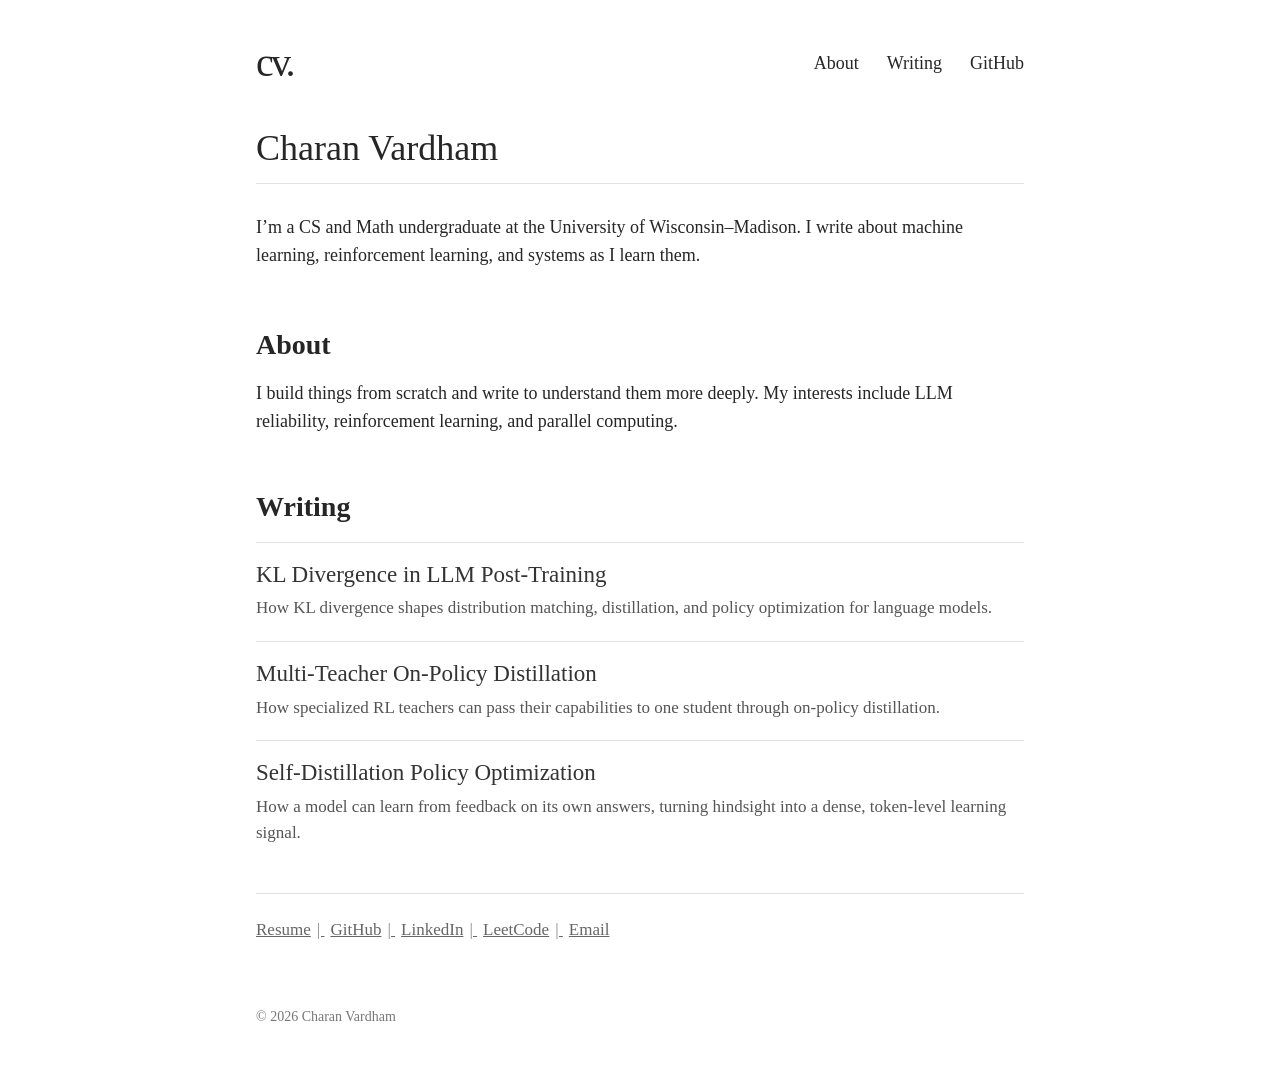
<file: index.html>
<!doctype html>
<html lang="en">
<head>
  <meta charset="utf-8">
  <meta name="viewport" content="width=device-width, initial-scale=1">
  <meta name="description" content="Charan Vardham, CS and Math undergraduate at UW–Madison. Notes on LLM reliability, reinforcement learning, and parallel computing.">
  <title>Charan Vardham</title>
  <link rel="preconnect" href="https://fonts.googleapis.com">
  <link rel="preconnect" href="https://fonts.gstatic.com" crossorigin>
  <link href="https://fonts.googleapis.com/css2?family=DM+Mono:wght@400;500&family=DM+Sans:wght@400;500;600;700&family=Manrope:wght@400;500;600;700;800&display=swap" rel="stylesheet">
  <link rel="stylesheet" href="style.css">
</head>
<body class="home literary">
  <header class="site-header wrap">
    <a class="wordmark" href="#top">cv.</a>
    <nav aria-label="Main navigation"><a href="#about">About</a><a href="#writing">Writing</a><a href="https://github.com/Charan6924" aria-label="GitHub profile">GitHub</a></nav>
  </header>
  <main id="top">
    <section class="profile wrap">
      <h1>Charan Vardham</h1>
      <p>I’m a CS and Math undergraduate at the University of Wisconsin–Madison. I write about machine learning, reinforcement learning, and systems as I learn them.</p>
    </section>
    <section class="content-section wrap" id="about">
      <div class="section-label"><h2>About</h2></div>
      <div class="section-content"><p>I build things from scratch and write to understand them more deeply. My interests include LLM reliability, reinforcement learning, and parallel computing.</p></div>
    </section>
    <section class="content-section wrap" id="writing">
      <div class="section-label"><h2>Writing</h2></div>
      <div class="section-content">
        <a class="writing-card" href="posts/kl.html"><h3>KL Divergence in LLM Post-Training</h3><p>How KL divergence shapes distribution matching, distillation, and policy optimization for language models.</p></a>
        <a class="writing-card" href="posts/mopd.html"><h3>Multi-Teacher On-Policy Distillation</h3><p>How specialized RL teachers can pass their capabilities to one student through on-policy distillation.</p></a>
        <a class="writing-card" href="posts/sdpo.html"><h3>Self-Distillation Policy Optimization</h3><p>How a model can learn from feedback on its own answers, turning hindsight into a dense, token-level learning signal.</p></a>
      </div>
    </section>
    <div class="home-links wrap"><a href="https://github.com/Charan6924/Resume/blob/main/Charan_Vardham_Resume_ML_AI.pdf">Resume</a><a href="https://github.com/Charan6924">GitHub</a><a href="https://www.linkedin.com/in/charan-vardham">LinkedIn</a><a href="https://leetcode.com/u/charan6924/">LeetCode</a><a href="mailto:charanvardham@gmail.com">Email</a></div>
  </main>
  <footer class="site-footer wrap"><span>© 2026 Charan Vardham</span></footer>
</body>
</html>
</file>
<file: style.css>
:root{--ink:#22251f;--muted:#73766d;--paper:#f8f8f4;--green:#c5e48a;--line:#dfe1d8}*{box-sizing:border-box}html{scroll-behavior:smooth}body{margin:0;background:var(--paper);color:var(--ink);font-family:'DM Sans',sans-serif}.wrap{width:min(1060px,calc(100% - 56px));margin-inline:auto}.site-header{height:82px;display:flex;align-items:center;justify-content:space-between;border-bottom:1px solid var(--line)}.wordmark{font:800 23px Manrope,sans-serif;letter-spacing:-1.5px;text-decoration:none;color:var(--ink)}.wordmark span{color:#8bb353}.site-header nav{display:flex;gap:35px}.site-header nav a{font-size:13px;text-decoration:none;color:var(--muted)}.site-header nav .active{color:var(--ink)}.hero{padding:112px 0 100px}.eyebrow,.section-heading>span,.post-meta,.post-bottom,.scroll-link,.site-footer{font-family:'DM Mono',monospace;letter-spacing:.06em;font-size:10px}.eyebrow{color:#73766d}.hero h1{font:600 clamp(58px,9vw,104px)/.99 Manrope,sans-serif;letter-spacing:-.075em;margin:27px 0 23px}.hero h1 span{color:#8bb353}.intro{font-size:17px;line-height:1.75;color:#65685f;max-width:510px}.scroll-link{display:inline-flex;gap:19px;margin-top:44px;text-decoration:none;color:var(--ink)}.scroll-link span{font-size:14px}.writing{padding:27px 0 88px;border-top:1px solid var(--line)}.section-heading{display:flex;align-items:center;justify-content:space-between;margin-bottom:24px}.section-heading .eyebrow{margin:0}.section-heading>span{color:#97998f}.post-card{display:block;text-decoration:none;color:inherit;border:1px solid var(--line);padding:32px 36px 27px;transition:background .2s,border-color .2s}.post-card:hover{background:#f1f3e9;border-color:#c8d5b2}.post-meta,.post-bottom{display:flex;align-items:center;gap:12px;color:#7c7f74}.post-arrow{margin-left:auto;font-size:16px;color:#8bb353}.post-card h2{font:600 clamp(35px,5vw,58px)/1.12 Manrope,sans-serif;letter-spacing:-.055em;margin:42px 0 16px}.post-summary{color:#65685f;font-size:15px;line-height:1.7;max-width:580px}.post-bottom{justify-content:space-between;border-top:1px solid var(--line);margin-top:34px;padding-top:19px;font-size:9px}.read-link{color:var(--ink)}.read-link b{font-size:14px;color:#8bb353;margin-left:7px}.about{padding:50px 0 68px;border-top:1px solid var(--line)}.about>p:last-child{font:500 25px/1.45 Manrope,sans-serif;letter-spacing:-.035em;max-width:570px}.site-footer{border-top:1px solid var(--line);height:70px;display:flex;justify-content:space-between;align-items:center;color:#85877e}.site-footer i{font-style:normal;color:#8bb353;margin-left:5px}@media(max-width:600px){.wrap{width:calc(100% - 36px)}.site-header{height:70px}.hero{padding:86px 0 74px}.hero h1{font-size:61px}.intro{font-size:15px}.post-card{padding:25px 22px 22px}.post-card h2{margin-top:35px}.post-bottom{align-items:flex-start;gap:16px;flex-direction:column}.about>p:last-child{font-size:22px}.site-footer{font-size:8px}}
.article{max-width:760px;padding-top:43px}.back-link,.article-date,.article-header .eyebrow{font-family:'DM Mono',monospace;font-size:10px;letter-spacing:.06em;color:#777a70;text-decoration:none}.back-link:hover{color:var(--ink)}.article-header{padding:55px 0 48px;border-bottom:1px solid var(--line)}.article-header .eyebrow{margin:0 0 22px}.article-header h1{font:600 clamp(43px,7vw,72px)/1.06 Manrope,sans-serif;letter-spacing:-.065em;margin:0 0 20px}.article-deck{font-size:18px;line-height:1.7;color:#65685f;max-width:650px}.article-date{margin-top:28px}.prose{padding:45px 0 80px;font-size:16px;line-height:1.8;color:#393c35}.prose h1{display:none}.prose h2{font:600 31px/1.2 Manrope,sans-serif;letter-spacing:-.04em;margin:2.1em 0 .7em;color:var(--ink)}.prose h3{font:600 22px Manrope,sans-serif;margin:1.8em 0 .6em}.prose p{margin:0 0 1.25em}.prose a{color:#527532;text-decoration-thickness:1px;text-underline-offset:3px}.prose strong{color:var(--ink)}.prose code{font: .88em 'DM Mono',monospace;background:#eeefe9;padding:.15em .35em;border-radius:3px}.prose pre{overflow:auto;background:#22251f;color:#f3f4ed;padding:20px 22px;line-height:1.65;font-size:13px}.prose pre code{background:transparent;padding:0;color:inherit}.prose blockquote{border-left:2px solid #a9c779;margin:1.5em 0;padding:2px 0 2px 20px;color:#686b61}.prose table{width:100%;border-collapse:collapse;font-size:14px;line-height:1.6;display:block;overflow-x:auto}.prose th,.prose td{text-align:left;vertical-align:top;padding:11px 13px;border-bottom:1px solid var(--line)}.prose th{font-size:11px;text-transform:uppercase;letter-spacing:.04em;color:#74776d}.prose hr{border:0;border-top:1px solid var(--line);margin:2em 0}.prose mjx-container[display=true]{overflow-x:auto;overflow-y:hidden;padding:7px 0;max-width:100%}.site-footer a{color:#777a70;text-decoration:none;font-family:'DM Mono',monospace;font-size:9px;letter-spacing:.06em}
.profile{padding:100px 0 85px}.profile>.eyebrow{margin:0 0 22px}.profile h1{font:600 clamp(48px,8vw,82px)/1.02 Manrope,sans-serif;letter-spacing:-.07em;margin:0 0 17px}.role{font:500 21px Manrope,sans-serif;margin:0 0 5px}.affiliation{color:#686b61;margin:0}.interests{margin:31px 0 27px;font-size:14px}.interests span{color:#8bb353;padding:0 5px}.social-links{display:flex;flex-wrap:wrap;gap:10px}.social-links a{border:1px solid var(--line);padding:10px 14px;color:var(--ink);text-decoration:none;font-size:13px;transition:background .2s,border-color .2s}.social-links a:hover{background:#f1f3e9;border-color:#c8d5b2}.social-links span{color:#8bb353;margin-left:9px}.content-section{display:grid;grid-template-columns:220px 1fr;gap:28px;padding:32px 0 54px;border-top:1px solid var(--line)}.section-label{display:flex;align-items:baseline;gap:14px}.section-label span,.writing-type,.writing-more{font:10px 'DM Mono',monospace;letter-spacing:.06em;color:#85877e}.section-label h2{font:600 22px Manrope,sans-serif;letter-spacing:-.04em;margin:0}.section-content{max-width:650px}.section-content>p{font-size:15px;line-height:1.8;color:#55584f;margin:0 0 14px}.writing-card{display:block;padding:21px 22px;border:1px solid var(--line);color:inherit;text-decoration:none;transition:background .2s,border-color .2s}.writing-card:hover{background:#f1f3e9;border-color:#c8d5b2}.writing-card h3{font:600 25px/1.3 Manrope,sans-serif;letter-spacing:-.04em;margin:16px 0 8px}.writing-card p{font-size:14px;line-height:1.7;color:#65685f;margin:0 0 19px}.writing-more{color:var(--ink)}.writing-more b{color:#8bb353;font-size:14px;margin-left:6px}@media(max-width:700px){.profile{padding:82px 0 68px}.content-section{grid-template-columns:1fr;gap:19px;padding:26px 0 40px}.interests{line-height:1.8}.writing-card{padding:18px}.writing-card h3{font-size:22px}}
.home{background:#fff;color:#20252c;font-family:Arial,Helvetica,sans-serif}.home .site-header{display:none}.home .wrap{max-width:900px}.home .profile{text-align:center;padding:54px 0 36px}.home .portrait{width:144px;height:144px;object-fit:cover;border-radius:50%;margin-bottom:18px}.home .profile h1{font:700 clamp(32px,5vw,44px)/1.2 Arial,Helvetica,sans-serif;letter-spacing:0;margin:0 0 12px}.home .role{font:600 17px Arial,Helvetica,sans-serif;margin:0 0 6px}.home .affiliation{font-size:15px;color:#4f5864}.home .interests{font-size:14px;color:#4f5864;margin:23px 0 12px}.home .interests span{color:#4f5864;padding:0 3px}.home .contact{margin:0 0 16px;font-size:14px}.home a{color:#2564a4}.home .social-links{justify-content:center;gap:18px}.home .social-links a{border:0;padding:0;font-size:14px;color:#2564a4}.home .social-links a:hover,.home .section-nav a:hover{text-decoration:underline;background:none}.home .social-links span{display:none}.home .section-nav{display:flex;justify-content:center;gap:28px;padding:15px 0;border-top:1px solid #e3e8ed;border-bottom:1px solid #e3e8ed}.home .section-nav a{font-size:14px;text-decoration:none}.home .content-section{display:block;padding:35px 0 20px;border:0}.home .section-label{display:block}.home .section-label span{display:none}.home .section-label h2{font:700 24px Arial,Helvetica,sans-serif;letter-spacing:0;margin:0 0 18px}.home .section-content{max-width:none}.home .section-content>p{font-size:15px;line-height:1.7;color:#303843}.home .writing-card{border:0;border-left:3px solid #d7e5f1;padding:0 0 0 18px}.home .writing-card:hover{background:none;border-color:#2564a4}.home .writing-type{font:13px Arial,Helvetica,sans-serif;color:#687482;letter-spacing:0}.home .writing-card h3{font:700 18px/1.4 Arial,Helvetica,sans-serif;letter-spacing:0;color:#2564a4;margin:8px 0}.home .writing-card p{color:#4f5864;margin:0 0 8px}.home .writing-more{font:14px Arial,Helvetica,sans-serif;color:#2564a4;letter-spacing:0}.home .writing-more b{display:none}.home .site-footer{margin-top:35px;color:#687482;border-color:#e3e8ed}.home .site-footer a{font:12px Arial,Helvetica,sans-serif;letter-spacing:0}.home a:focus-visible{outline:2px solid #2564a4;outline-offset:4px}@media(max-width:600px){.home .wrap{width:calc(100% - 36px)}.home .profile{padding:36px 0 28px}.home .portrait{width:112px;height:112px}.home .section-nav{gap:18px}.home .content-section{padding:27px 0 14px}}
body:not(.home){background:#fff;color:#20252c;font-family:Arial,Helvetica,sans-serif}body:not(.home) .site-header,body:not(.home) .site-footer{border-color:#e3e8ed}body:not(.home) .site-header nav a{color:#2564a4}body:not(.home) .article-header h1{font-family:Arial,Helvetica,sans-serif;letter-spacing:-.035em}body:not(.home) .article-header,body:not(.home) .prose th,body:not(.home) .prose td{border-color:#e3e8ed}body:not(.home) .prose{color:#303843}body:not(.home) .prose h2,body:not(.home) .prose h3{font-family:Arial,Helvetica,sans-serif;letter-spacing:-.02em}body:not(.home) .prose a,body:not(.home) .back-link{color:#2564a4}body:not(.home) .prose blockquote{border-color:#9dbbdb}body:not(.home) .prose pre{background:#f3f6f9;color:#20252c}body:not(.home) .prose code{background:#f3f6f9}body:not(.home) .prose pre code{background:none}
.article-page .wrap{max-width:900px}.article-page .site-header{height:70px}.article-page .site-name{font-size:17px;font-weight:700;color:#20252c;text-decoration:none}.article-page .site-header nav{gap:26px}.article-page .site-header nav a{font-size:14px}.article-page .article{max-width:760px;padding-top:34px}.article-page .back-link{font:14px Arial,Helvetica,sans-serif;letter-spacing:0}.article-page .article-header{padding:33px 0 28px}.article-page .article-header h1{font-size:clamp(34px,5vw,46px);line-height:1.18;letter-spacing:-.025em;margin:0 0 13px}.article-page .article-deck{font-size:17px;line-height:1.6;color:#4f5864;margin:0}.article-page .prose{padding:30px 0 65px;font-size:15px;line-height:1.75}.article-page .prose h2{font-size:25px;line-height:1.3;letter-spacing:0;margin:1.9em 0 .65em}.article-page .prose h3{font-size:19px;letter-spacing:0}.article-page .prose table{font-size:13px}.article-page .site-footer{font:12px Arial,Helvetica,sans-serif;letter-spacing:0}.article-page .site-footer a{font:12px Arial,Helvetica,sans-serif;letter-spacing:0;color:#2564a4}.article-page a:focus-visible{outline:2px solid #2564a4;outline-offset:4px}@media(max-width:600px){.article-page .wrap{width:calc(100% - 36px)}.article-page .site-header{height:62px}.article-page .site-header nav{gap:16px}.article-page .site-header nav a{font-size:13px}.article-page .article-header{padding:28px 0 24px}.article-page .article-deck{font-size:15px}.article-page .prose{font-size:14px}}
.article-page .prose details.note{border-left:3px solid #9dbbdb;background:#f3f6f9;padding:13px 17px;margin:24px 0}.article-page .prose details.note summary{color:#20252c;font-weight:700;cursor:pointer}.article-page .prose details.note p{margin:12px 0 0}
.article-page .prose aside.note{border-left:3px solid #9dbbdb;background:#f3f6f9;padding:13px 17px;margin:24px 0}.article-page .prose aside.note strong{display:block;color:#20252c}.article-page .prose aside.note p{margin:10px 0 0}
.literary,.literary.home,.literary.article-page{background:#fff;color:#262626;font-family:Georgia,'Times New Roman',serif}.literary .wrap,.literary.home .wrap,.literary.article-page .wrap{width:min(768px,calc(100% - 40px));max-width:768px}.literary.home .site-header,.literary.article-page .site-header{display:flex;height:auto;padding:43px 0 35px;border:0;align-items:center}.literary .site-header .wordmark,.literary .site-header .site-name{font:400 40px/1 Georgia,'Times New Roman',serif;letter-spacing:-.07em;color:#262626;text-decoration:none}.literary .site-header nav{display:flex;gap:28px}.literary .site-header nav a,.literary.article-page .site-header nav a{font:18px Georgia,'Times New Roman',serif;color:#262626;text-decoration:none}.literary .site-header nav a:hover,.literary a:hover{text-decoration:underline}.literary.home .profile{text-align:left;padding:8px 0 0}.literary.home .profile h1{font:400 36px/1.25 Georgia,'Times New Roman',serif;letter-spacing:0;border-bottom:1px solid #e2e2e2;padding-bottom:12px;margin:0 0 30px}.literary.home .profile>p{font:18px/1.55 Georgia,'Times New Roman',serif;color:#262626;max-width:none;margin:0 0 22px}.literary.home .content-section{display:block;padding:20px 0 0;border:0}.literary.home .section-label h2{font:700 28px/1.25 Georgia,'Times New Roman',serif;letter-spacing:0;margin:15px 0 18px}.literary.home .section-content>p{font:18px/1.55 Georgia,'Times New Roman',serif;color:#262626;margin:0 0 18px}.literary.home .writing-card{border:0;border-top:1px solid #e2e2e2;padding:17px 0 0;background:none}.literary.home .writing-card h3{font:400 23px/1.3 Georgia,'Times New Roman',serif;letter-spacing:0;color:#333;margin:0 0 6px}.literary.home .writing-card p{font:17px/1.5 Georgia,'Times New Roman',serif;color:#555;margin:0}.literary.home .writing-card:hover h3{text-decoration:underline}.literary.home .home-links{display:flex;flex-wrap:wrap;gap:0;border-top:1px solid #e2e2e2;margin-top:48px;padding-top:26px}.literary.home .home-links a{font:17px Georgia,'Times New Roman',serif;color:#666;text-decoration:underline}.literary.home .home-links a+a::before{content:' | ';color:#888;margin:0 6px;text-decoration:none}.literary .site-footer{border:0;height:auto;padding:34px 0 40px;font:14px Georgia,'Times New Roman',serif;letter-spacing:0;color:#777}.literary.article-page .article{max-width:768px;padding-top:7px}.literary.article-page .back-link{font:16px Georgia,'Times New Roman',serif;color:#666;text-decoration:underline;letter-spacing:0}.literary.article-page .article-header{border-bottom:1px solid #e2e2e2;padding:27px 0 24px}.literary.article-page .article-header h1{font:700 clamp(34px,5vw,42px)/1.2 Georgia,'Times New Roman',serif;letter-spacing:0;margin:0 0 16px}.literary.article-page .article-deck{font:19px/1.5 Georgia,'Times New Roman',serif;color:#555}.literary.article-page .prose{padding:24px 0 70px;font:18px/1.6 Georgia,'Times New Roman',serif;color:#262626}.literary.article-page .prose h2{font:700 28px/1.3 Georgia,'Times New Roman',serif;letter-spacing:0;margin:1.8em 0 .5em}.literary.article-page .prose h3{font:700 22px/1.3 Georgia,'Times New Roman',serif;letter-spacing:0}.literary.article-page .prose a,.literary.article-page .site-footer a{color:#555;text-decoration:underline}.literary.article-page .prose blockquote{border-left:3px solid #d4d4d4;color:#444}.literary.article-page .prose pre{background:#f5f5f5;color:#222}.literary.article-page .prose code{background:#f5f5f5}.literary.article-page .prose pre code{background:none}.literary a:focus-visible{outline:2px solid #555;outline-offset:4px}@media(max-width:600px){.literary.home .site-header,.literary.article-page .site-header{padding:27px 0 24px}.literary .site-header .wordmark,.literary .site-header .site-name{font-size:32px}.literary .site-header nav{gap:15px}.literary .site-header nav a,.literary.article-page .site-header nav a{font-size:15px}.literary.home .profile h1{font-size:30px}.literary.home .profile>p,.literary.home .section-content>p,.literary.article-page .prose{font-size:16px}.literary.home .writing-card h3{font-size:21px}.literary.home .writing-card p{font-size:16px}.literary.article-page .article-header h1{font-size:32px}.literary.article-page .article-deck{font-size:17px}}

.literary.home .writing-card + .writing-card{margin-top:20px}
</file>
